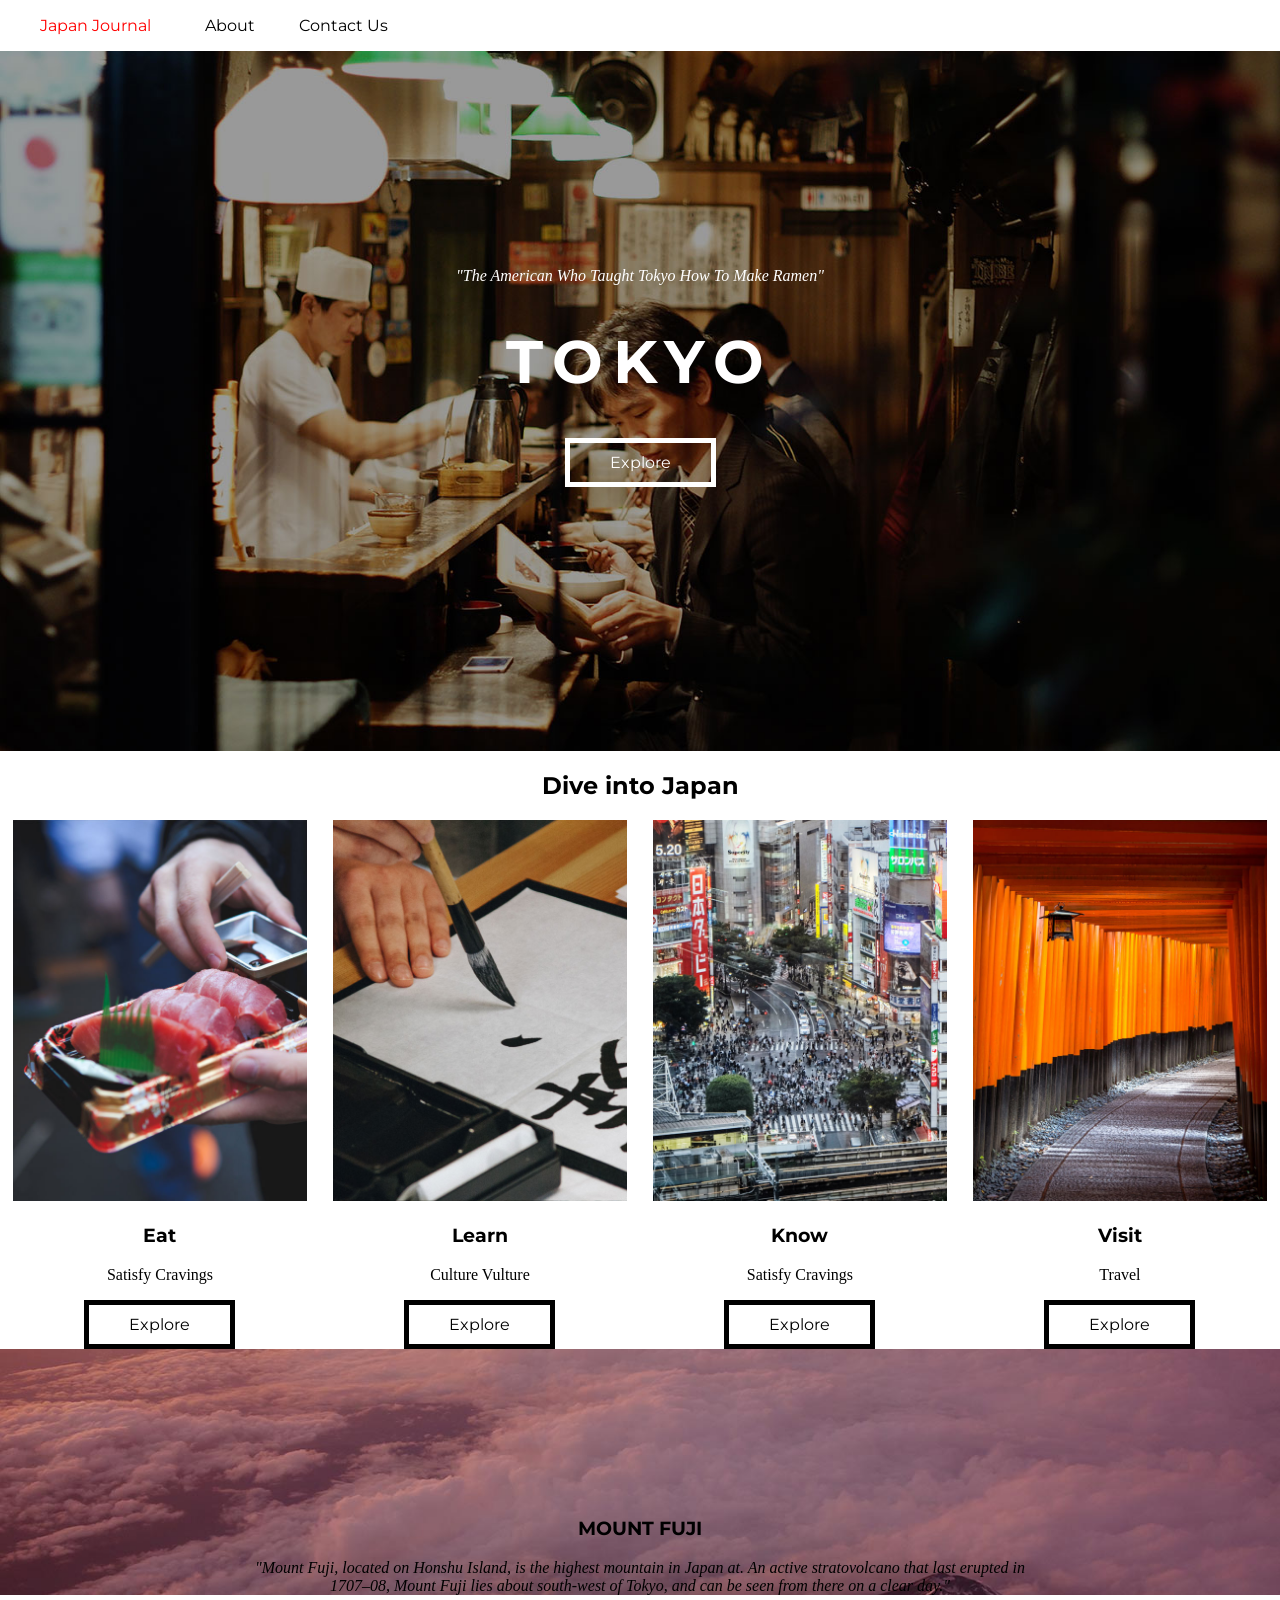
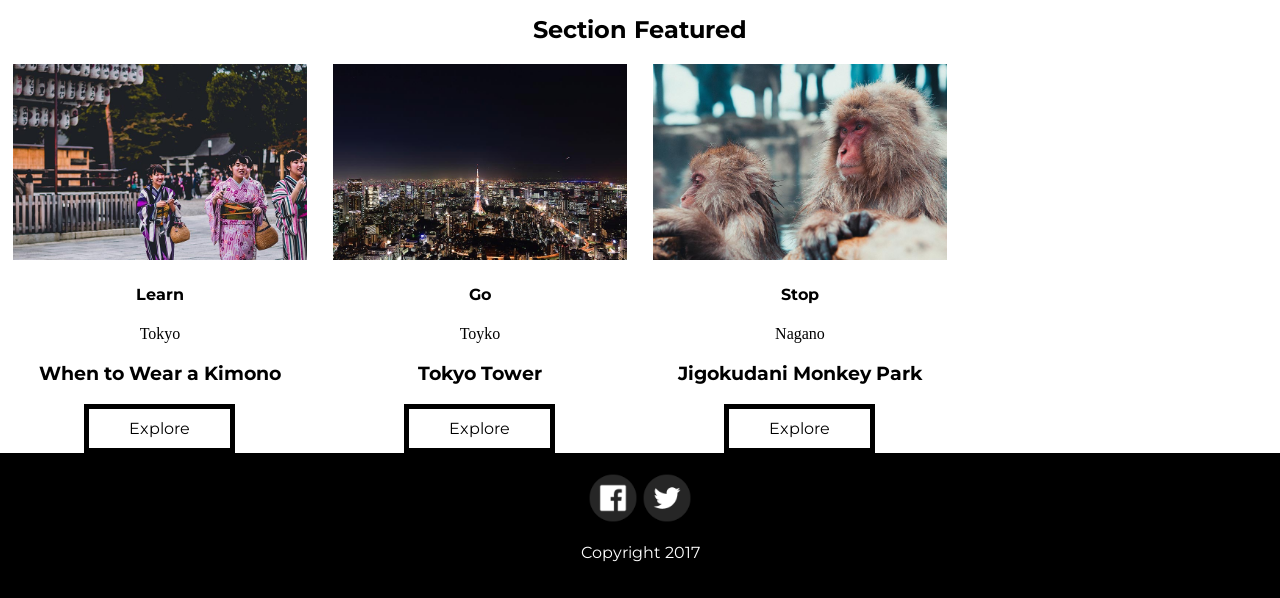
<file: index.html>
<!DOCTYPE html>
<html>
<head>
	<meta charset="utf-8">
	<title>Japan Webby</title>
	<link href="https://fonts.googleapis.com/css?family=Montserrat:400,700" rel="stylesheet">
	<link rel="stylesheet" href="css/style.css">

</head>
<body>

<nav>
<ul>
	<li><a class="logo" href="#">Japan Journal</a></li>
	<li><a href="#">About</a></li>
	<li><a href="#">Contact Us</a></li>
</ul>
</nav>

<header>
	<p>"The American Who Taught Tokyo How To Make Ramen"</p>
	<h1>Tokyo</h1>
	<a href="#">Explore</a>
</header>

<section class="categories">
<h2>Dive into Japan</h2>	
	<ul>
		<li>
			<img src="images/eat-section.jpg"alt="">
    		<h3>Eat</h3>
    		<p>Satisfy Cravings</p>
    		<a href="Explore">Explore</a>
    		</li>
		<li>
    		<img src="images/learn-section.jpg"alt="">
    		<h3>Learn</h3>
    		<p>Culture Vulture</p>
    		<a href="Explore">Explore</a>
    		</li>
		<li>
    		<img src="images/know-section.jpg"alt="">
    		<h3>Know</h3>
    		<p>Satisfy Cravings</p>
    		<a href="Explore">Explore</a>
    		</li>
		<li>
    		<img src="images/visit-section.jpg"alt="">
    		<h3>Visit</h3>
    		<p>Travel</p>
    		<a href="Explore">Explore</a>
			</li>
	</ul>
<section class="quotes">
	<h1>Mount Fuji</h1>
<p>"Mount Fuji, located on Honshu Island, is the highest mountain in Japan at. An active stratovolcano that last erupted in 1707–08, Mount Fuji lies about south-west of Tokyo, and can be seen from there on a clear day." </p>

</section>

<section class="featured">
<h2>Section Featured</h2>	
	<ul>
		<li>
			<img src="images/kimono-card.jpg"alt="">
    		<h4>Learn</h4>
    		<p>Tokyo</p>
    		<h3>When to Wear a Kimono</h3>
    		<a href="Explore">Explore</a>
    		</li>
		<li>
    		<img src="images/tower-card.jpg"alt="">
    		<h4>Go</h4>
    		<p>Toyko</p>
			<h3>Tokyo Tower</h3>
    		<a href="Explore">Explore</a>
    		</li>
		<li>
    		<img src="images/monkey-card.jpg"alt="">
    		<h4>Stop</h4>
    		<p>Nagano</p>
			<h3>Jigokudani Monkey Park</h3>
    		<a href="Explore">Explore</a>
    		</li>	
    </ul>
  </section>

<footer>
	<img src="images/facebook.png" alt="">
	<img src="images/twitter.png" alt="">
	<p>Copyright 2017</p>
</footer>

</body>
</html>
</file>
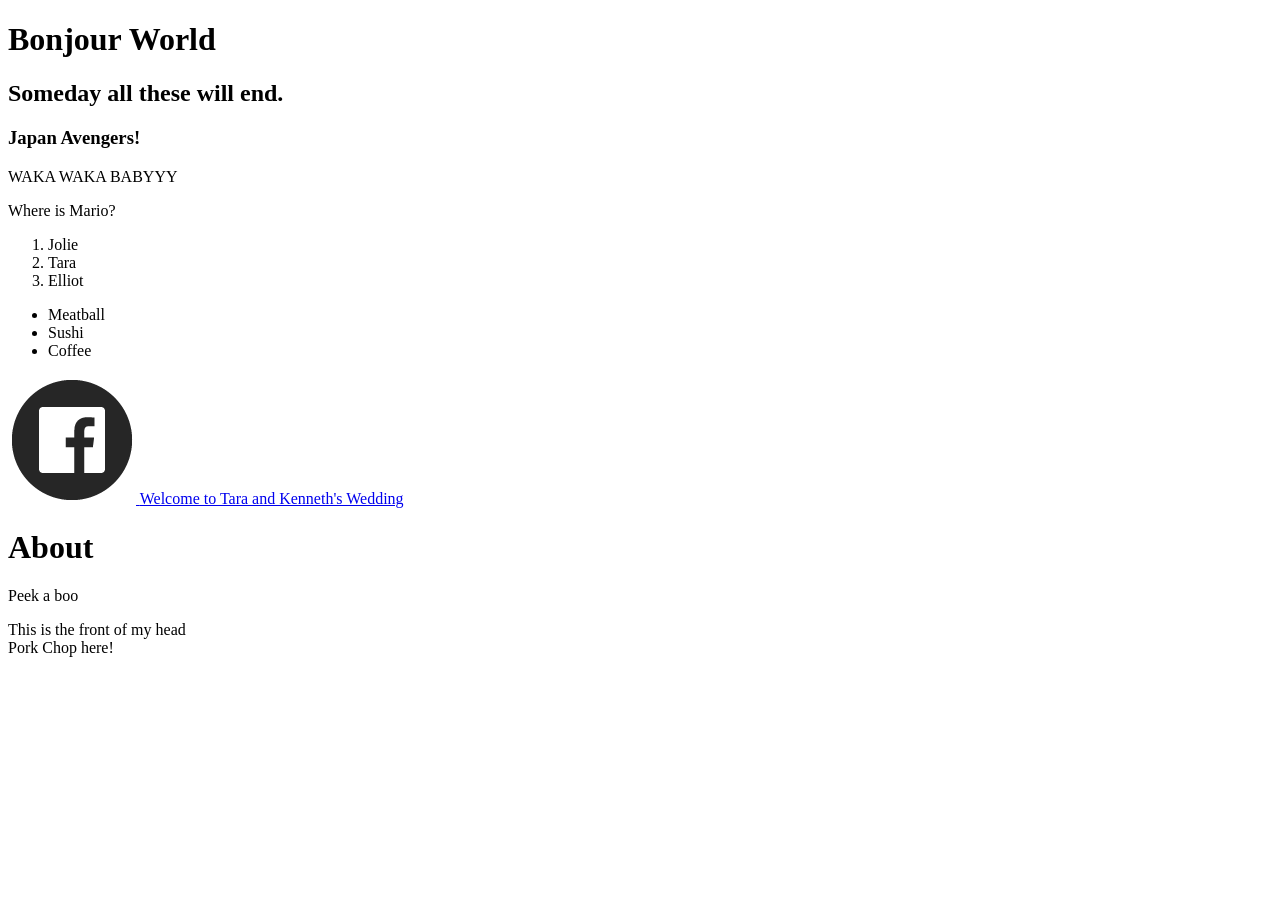
<file: index 2.html>
<!DOCTYPE html>
<html>
<head>
	<meta charset="utf-8">
	<title>Japan Webby</title>
</head>
<body>

<h1>Bonjour World</h1>
<h2>Someday all these will end.</h2>
<h3>Japan Avengers!</h3>

<p>WAKA WAKA BABYYY</p>
<p>Where is Mario?</p>

<ol>
	<li>Jolie</li>
	<li>Tara</li>
	<li>Elliot</li>
</ol>

<ul>
	<li>Meatball</li>
	<li>Sushi</li>
	<li>Coffee</li>
</ul>

<a href="http://rci.com" target="_blank"><img src="images/facebook.png" alt="Facebook Icon">

<a href="http://rci.com" target="_blank">Welcome to Tara and Kenneth's Wedding</a>

<div>
	<h1>About</h1>
	<p>Peek a boo</p>
</div>

<nav>
	
</nav>

<header>
	This is the front of my head
</header>

<section>
	Pork Chop here!
</section>

</body>
</html>
</file>
<file: css/style.css>
body {
                margin: 0px;
}

a {
	display: inline-block;
}
header {
                text-align: center;
                color: white;
                height: 500px;
                background-color: black;
                background-image: url(../images/header-bg.jpg);
                background-position: center;
                background-repeat: no-repeat;
                background-size: cover;
                padding-top: 200px;
}

header p {
                font-style: italic;
}

header h1 {
                font-size: 60px;
                text-transform: uppercase;
                letter-spacing: 10px;
                color: white;
}

header a, .quotes a {
                color: white;
                font-family: 'Montserrat', sans-serif;
                border: 5px solid white;
                padding: 10px 40px;
                text-decoration: none;
}

header a:hover {
                background: white;
                color: black;
}

.categories a {
                color: black;
                font-family: 'Montserrat', sans-serif;
                border: 5px solid black;
                padding: 10px 40px;
                text-decoration: none;
}

.categories a:hover {
                background: black;
                color: white;


/*help me help you*/

}

h1, h2, h3, h4 {
                font-family: 'Montserrat', sans-serif;
                color: black;
}


nav ul li {
                display: inline;
}

nav a {
                color: black;
                text-decoration: none;
                font-family: 'Montserrat', sans-serif;
                margin-right: 40px;
}

.logo {
                color: red;
                margin-right: 50px;
}

.categories {
                text-align: center;
}

.categories ul {
                padding: 0px;
}

.categories ul li, .featured ul li {
                width: 23%;
                float: left;
                list-style: none;
                padding: 0 1%;
}

.categories img {
                max-width: 100%;
}

.quotes h1 {
                text-transform: uppercase;
}

.quotes {
	clear:both;
	background-image: url(../images/quote-bg.jpg);
	background-position: center;
                background-repeat: no-repeat;
                background-size: cover;
                padding-top: 150px;                
}

.quotes p{
	font-style: italic;
	width: 800px;
	margin: 0 auto;
}

footer {
	clear:both;
	text-align: center;
	background-color: black;
	color: white;
	font-family: 'Montserrat';
	padding: 20px 0;
}

footer img{
	width: 50px;
	height: auto;
}
</file>
